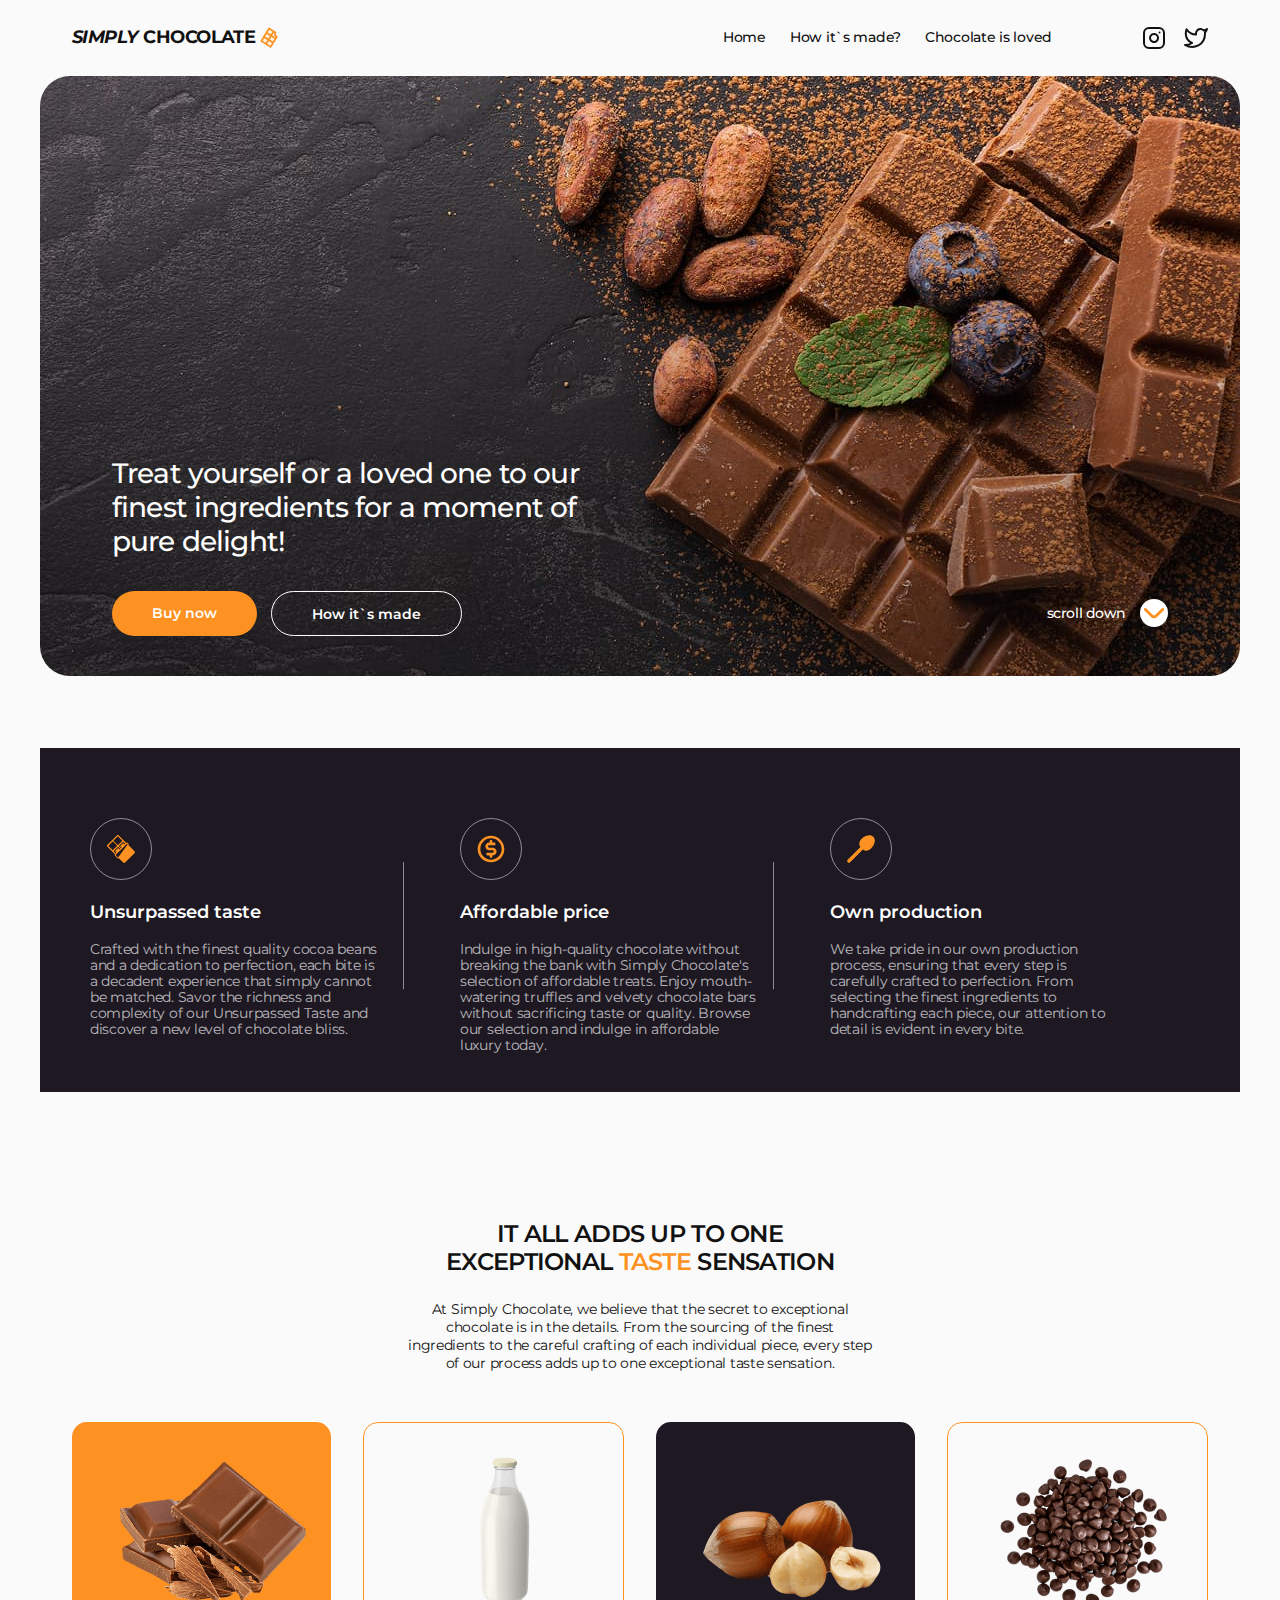
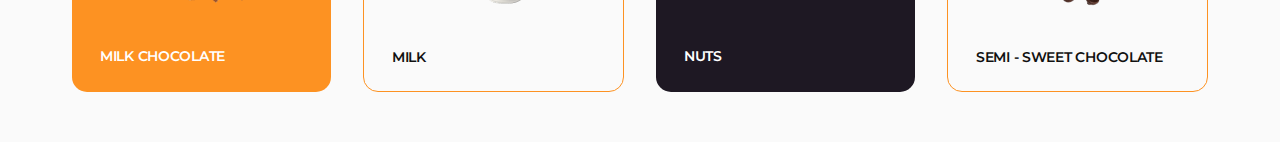
<file: index.html>
<!DOCTYPE html>
<html lang="en">
  <head>
    <meta charset="UTF-8" />
    <meta name="viewport" content="width=device-width, initial-scale=1.0" />
    <title>Simply_chocolate</title>
    <link
      rel="stylesheet"
      href="https://cdnjs.cloudflare.com/ajax/libs/modern-normalize/3.0.1/modern-normalize.min.css"
    />
    <link rel="preconnect" href="https://fonts.googleapis.com" />
    <link rel="preconnect" href="https://fonts.gstatic.com" crossorigin />
    <link
      href="https://fonts.googleapis.com/css2?family=Montserrat:ital,wght@0,100..900;1,100..900&display=swap"
      rel="stylesheet"
    />
    <link rel="stylesheet" href="./css/index.css" />
  </head>
  <body>
    <!-------------------- HEADER -->
    <header class="page-header">
      <div class="container page-header-container">
        <nav class="page-nav">
          <a class="page-logo" href="./index.html">
            <span class="text-italic"> SIMPLY </span>&nbsp;CHOCOLATE
            <svg class="page-logo-icon" >
              <use href="./images/sprite.svg#icon-chocolate"></use>
            </svg>
          </a>
          <ul class="menu">
            <li class="menu-item">
              <a class="menu-link" href="./index.html">Home</a>
            </li>
            <li class="menu-item">
              <a class="menu-link" href="#how-made">How it`s made?</a>
            </li>
            <li class="menu-item">
              <a class="menu-link" href="#review">Chocolate is loved</a>
            </li>
          </ul>
        </nav>
<button class="mobile-open-btn" type="button">
  <svg class="mobile-open-btn-icon" width="28" height="28">
    <use href="./images/sprite.svg#icon-menu"></use> 
   </svg>
</button>

        <ul class="social-list">
          <li class="social-list-item">
            <a href="" class="social-list-link">
              <svg class="social-list-icon" width="24" height="24">
                <use href="./images/sprite.svg#icon-instagram"></use>
              </svg>
            </a>
          </li>
          <li class="social-list-item">
            <a href="" class="social-list-link">
              <svg class="social-list-icon" width="24" height="24">
                <use href="./images/sprite.svg#icon-twitter"></use>
              </svg>
            </a>
          </li>
        </ul>
      </div>
    </header>
    <main>
      <!-------------------- HERO -->
      <section class="hero">
        <div class="container hero-container">
          <h1 class="hero-title">
            Treat yourself or a loved one to our finest ingredients for a moment
            of pure delight!
          </h1>
          <div class="hero-content-wrapper">
            <div class="hero-btn-block">
              <button class="hero-button" type="button">Buy now</button>
              <a class="how-made-link" href="#how-made">How it`s made</a>
                   
            </div>
            

            <a class="scroll-down-link" href="#benefits"
              >scroll down
              <span class="scroll-down-icon-wrapper">
                <svg class="scroll-down-icon" width="22" height="22">
                  <use href="./images/sprite.svg#icon-vector"></use>
                </svg>
              </span>
            </a>
          </div>
        </div>
      </section>
      <!-------------------- BENEFITS -->
      <section id="benefits" class="benefits benefits-paddings">
        <div class="container">
          <h2 class="visually-hidden">BENEFITS</h2>
          <ul class="benefits-list">
            <li class="benefits-item">
              <div class="benefits-item-icon-wrapper">
                <svg class="benefits-item-icon" width="32" height="32">
                  <use href="./images/sprite.svg#icon-chocolate-bar"></use>
                </svg>
              </div>
              <div class="benefits-item-text">
                <h3 class="benefits-name">Unsurpassed taste</h3>
                <p class="benefits-description">
                  Crafted with the finest quality cocoa beans and a dedication to
                  perfection, each bite is a decadent experience that simply
                  cannot be matched. Savor the richness and complexity of our
                  Unsurpassed Taste and discover a new level of chocolate bliss.
                </p>
              </div>
             
            </li>
            <li class="benefits-item">
              <div class="benefits-item-icon-wrapper">
                <svg class="benefits-item-icon" width="32" height="32">
                  <use href="./images/sprite.svg#icon-coin"></use>
                </svg>
              </div>
              <div class="benefits-item-text">
                <h3 class="benefits-name">Affordable price</h3>
                <p class="benefits-description">
                  Indulge in high-quality chocolate without breaking the bank with
                  Simply Chocolate's selection of affordable treats. Enjoy
                  mouth-watering truffles and velvety chocolate bars without
                  sacrificing taste or quality. Browse our selection and indulge
                  in affordable luxury today.
                </p>
              </div>
              
            </li>
            <li class="benefits-item">
              <div class="benefits-item-icon-wrapper">
                <svg class="benefits-item-icon" width="32" height="32">
                  <use href="./images/sprite.svg#icon-spoon"></use>
                </svg>
              </div>
              <div class="benefits-item-text">
                <h3 class="benefits-name">Own production</h3>
                <p class="benefits-description">
                  We take pride in our own production process, ensuring that every
                  step is carefully crafted to perfection. From selecting the
                  finest ingredients to handcrafting each piece, our attention to
                  detail is evident in every bite.
                </p>
              </div> 
             
            </li>
          </ul>
        </div>
      </section>
      <!-------------------- Ingredients -->
      <section class="ingredients section-paddings">
        <div class="container">
          <div class="ingredients-title">
            <h2 class="section-title ingredients-title-name">
              IT ALL ADDS UP TO ONE EXCEPTIONAL
              <span class="text-color">TASTE</span> SENSATION
            </h2>
            <p class="ingredients-description">
              At Simply Chocolate, we believe that the secret to exceptional
              chocolate is in the details. From the sourcing of the finest
              ingredients to the careful crafting of each individual piece,
              every step of our process adds up to one exceptional taste
              sensation.
            </p>
          </div>

          <ul class="ingredients-list">
            <li class="ingredients-item ingredients-item-color">
              <img
                class="ingredients-img"
                src="/images/Ingredients/chocolate-bar.png"
                alt="How it's made"
                           />
              <p class="ingredients-name ingredients-link-name-color">
                MILK CHOCOLATE
              </p>
              <div class="ingredients-overlay">
                <h3 class="ingredients-overlay-title">MILK CHOCOLATE</h3>

                <div class="ingredients-overlay-box">
                  <button class="ingredients-overlay-btn" type="button">
                    chocolate
                  </button>
                  <button
                    class="ingredients-overlay-btn-benefits"
                    type="button"
                  >
                    the benefits
                  </button>
                </div>

                <p class="ingredients-overlay-description">
                  Milk chocolate is a solid chocolate confectionery containing
                  cocoa, sugar and milk. It is the most consumed type of
                  chocolate. Chocolate was originally sold and consumed as a
                  beverage in pre-Columbian times. Although four-fifths of all
                  milk chocolate is sold in the United States and Europe.
                </p>
              </div>
            </li>

            <li class="ingredients-item">
              <img
                class="ingredients-img"
                src="/images/Ingredients/milk.png"
                alt="MILK"
                             />
              <p class="ingredients-name">MILK</p>
              <div class="ingredients-overlay">
                <h3 class="ingredients-overlay-title">MILK</h3>
                <div class="ingredients-overlay-box">
                  <button class="ingredients-overlay-btn" type="button">
                    milk
                  </button>
                  <button
                    class="ingredients-overlay-btn-benefits"
                    type="button"
                  >
                    the benefits
                  </button>
                </div>
                <p class="ingredients-overlay-description">
                  Milk is a white liquid food produced by the mammary glands of
                  mammals. It is the primary source of nutrition for young
                  mammals (including breastfed human infants) before they are
                  able to digest solid food.Early-lactation milk, which is
                  called colostrum, contains antibodies that strengthen the
                  immune system.
                </p>
              </div>
            </li>

            <li class="ingredients-item ingredients-item-darkcolor">
              <img
                class="ingredients-img"
                src="/images/Ingredients/nuts.png"
                alt="NUTS"
                
              />
              <p class="ingredients-name ingredients-link-name-color">NUTS</p>
              <div class="ingredients-overlay">
                <h3 class="ingredients-overlay-title">NUTS</h3>
                <div class="ingredients-overlay-box">
                  <button class="ingredients-overlay-btn" type="button">
                    nuts
                  </button>
                  <button
                    class="ingredients-overlay-btn-benefits"
                    type="button"
                  >
                    the benefits
                  </button>
                </div>
                <p class="ingredients-overlay-description">
                  Almonds, pistachios, and walnuts are some types of nuts that
                  contain healthy nutrients. When eaten as part of a
                  nutrient-dense diet, these 9 nuts may offer benefits such as
                  reducing your risk of heart disease. They’re a good source of
                  fiber, healthy fats, and plant protein. Plus, they’re great on
                  their own.
                </p>
              </div>
            </li>
            <li class="ingredients-item">
              <img
                class="ingredients-img"
                src="/images/Ingredients/chocolate.png"
                alt="SEMI - SWEET CHOCOLATE"
                
              />
              <p class="ingredients-name">SEMI - SWEET CHOCOLATE</p>
              <div class="ingredients-overlay">
                <h3 class="ingredients-overlay-title">
                  SEMI - SWEET CHOCOLATE
                </h3>
                <div class="ingredients-overlay-box">
                  <button class="ingredients-overlay-btn" type="button">
                    sweet chocolate
                  </button>
                  <button
                    class="ingredients-overlay-btn-benefits"
                    type="button"
                  >
                    the benefits
                  </button>
                </div>
                <p class="ingredients-overlay-description">
                  Semi-sweet chocolate has a cocoa solid content of 35 to 65%.
                  One of the best ways to gain an understanding of this type of
                  chocolate is to compare it to a different type of chocolate.
                  Semisweet is darker than milk chocolate. In a taste
                  comparison, it has a slightly bitter taste whereas milk
                  chocolate is sweeter and more mellow.
                </p>
              </div>
            </li>
          </ul>
        </div>
      </section>
      <!-------------------- How it's made -->
      <!-- <section id="how-made" class="made section-paddings">
        <div class="container made-conteiner">
          <h2 class="section-title title-paddings">
            HOW IT`S <span class="text-color"> MADE?</span>
          </h2>
          <div class="made-information">
            <img
              class="made-image"
              src="./images/How-it's-made/image.jpg"
              alt="cooked"
              width="600"
              height="400"
            />
            <div class="how-made-decription">
              <h3 class="made-name">
                Try our chocolates today and discover the perfect balance of
                flavor
              </h3>
              <ul class="made-list">
                <li class="made-item">
                  <p class="made-description">
                    Heat the milk in a saucepan without bringing it to a boil.
                    Add sugar and cocoa powder.
                  </p>
                </li>
                <li class="made-item">
                  <p class="made-description">
                    At the same time, prepare a water bath. Melt the butter on
                    it.
                  </p>
                </li>
                <li class="made-item">
                  <p class="made-description">
                    "Mix" the milk mixture and already liquid butter. Mix
                    thoroughly with a silicone spatula so that the mass becomes
                    uniform and silky.
                  </p>
                </li>
                <li class="made-item">
                  <p class="made-description">
                    Heat the mixture over low heat, letting it barely boil.
                  </p>
                </li>
                <li class="made-item">
                  <p class="made-description">
                    Pour the chocolate into special containers (can be replaced
                    with ice molds). Allow to cool and harden.
                  </p>
                </li>
              </ul>
            </div>
          </div>
        </div>
      </section> -->
      <!-------------------- Reviews -->
      <!-- <section id="review" class="review section-paddings">
        <div class="container">
          <h2 class="section-title title-paddings">
            <span class="text-color">CHOCOLATE</span> IS LOVED
          </h2>
          <ul class="review-list">
            <li class="review-item">
              <img
                class="review-image"
                src="./images/Reviews/victoria-dobrzhanska.png"
                alt="Victoria Dobrzhanska"
                width="80"
                height="80"
              />
              <h3 class="review-name">Victoria Dobrzhanska</h3>
              <p class="review-description">
                I love this chocolate bar. Perfect combination of light crispy
                wafer, covered in a thin layer chocolate.
              </p>
            </li>
            <li class="review-item">
              <img
                class="review-image"
                src="/images/Reviews/nazar-babenko.png"
                alt="Nazar Babenko"
                width="80"
                height="80"
              />
              <h3 class="review-name">Nazar Babenko</h3>
              <p class="review-description">
                This chocolate confection is a delight! A delight! The wafer is
                light and crisp, the hazelnut cream is smooth, and the chocolate
                is good.
              </p>
            </li>
            <li class="review-item">
              <img
                class="review-image"
                src="./images/Reviews/olena-kampusch.png"
                alt="Olena Kampusch"
                width="80"
                height="80"
              />
              <h3 class="review-name">Olena Kampusch</h3>
              <p class="review-description">
                Chocolate is a family favourite treat. Love the delicious smooth
                chocolate and the creaminess inside. The wafer is soft but
                crunchy.
              </p>
            </li>
          </ul>
          <button class="review-button" type="button">Leave a review</button>
        </div>
      </section> -->
    </main>
    <!-------------------- Footer -->
    <!-- <footer class="footer-page">
      <div class="container footer-container">
        <div class="footer-box">
          <h2 class="footer-title">
            <span class="text-color">Chocolate </span> a delicious cure for a
            bad day
          </h2>
          <address class="footer-adress">
            <p class="adress-name">Contact us</p>
            <ul class="adress-list">
              <li class="adress-item">
                <a class="adress-link" href="tel:+380684439426"
                  >+380 (68) 443-94-26</a
                >
              </li>
              <li class="adress-item">
                <a class="adress-link" href="mailto:simplycthoc@gmail.com"
                  >simplycthoc@gmail.com</a
                >
              </li>
            </ul>
          </address>
        </div>

        <nav class="footer-nav">
          <ul class="footer-list">
            <li class="footer-item">
              <a class="footer-link" href="./index.html">Home</a>
            </li>
            <li class="footer-item">
              <a class="footer-link" href="#how-made">How it`s made?</a>
            </li>
            <li class="footer-item">
              <a class="footer-link" href="#chocolate-loved"
                >Chocolate is loved</a
              >
            </li>
          </ul>
        </nav>
      </div>
    </footer> -->
    <!-------------------- Back drop -->
    <!-- <div class="backdrop ">
      <div class="modal">
        <button class="modal-close-btn" type="button"        >
      <svg class="modal-close-btn-icon" width="28" height="28">
        <use href="./images/sprite.svg#icon-close"></use>
      </svg>
        </button>
        <p class="rewiew-form-description"> leave s review about <span class="text-color"> our chocolate</span></p>
      <form class="review-form">
<div class="review-form-wrapper">
  <label class="review-form-field-label" for="user-first-name">Name</label>
  <div class="review-form-input-wrapper">
  <input class="review-form-input"
  id="user-first-name"
  type="text"
  name="user-first-name"
  pattern="[a-zA-Zф-яФ-ЯіІїЇєЄ']+"
  title="Oleksii"
  required
  /> 
  <svg class="review-form-field-icon" width="24" height="24">
    <use href="./images/sprite.svg#icon-user"></use>
  </svg>
</div>
</div>
<div class="review-form-wrapper">
  <label class="review-form-field-label" for="user-email">Email</label>
  <div class="review-form-input-wrapper">
  <input class="review-form-input"
  id="user-email"
  type="email"
  name="user-email"
    required
    title="Oleksii@gmail.com"
  /> 
  <svg class="review-form-field-icon" width="24" height="24">
    <use href="./images/sprite.svg#icon-mail"></use>
  </svg>
</div>
</div>
<div class="review-form-wrapper">
  <label class="review-form-field-label" for="user-tel">Phone number</label>
  <div class="review-form-input-wrapper">
  <input class="review-form-input"
  id="user-tel"
  type="tel"
  name="user-tel"
  pattern="[0-9]{3}-[0-9]{3}-[0-9]{2}-[0-9]{2}"
  title="XXX-XXX-XX-XX"
  required
  /> 
  <svg class="review-form-field-icon" width="24" height="24">
    <use href="./images/sprite.svg#icon-phone"></use>
  </svg>
</div>
</div>
<div class="review-form-wrapper">
  <label class="review-form-field-label" for="user-comment">Comment</label>
<textarea 
class="review-form-message"
id="user-comment"
name="user-comment"
required
placeholder="Enter text"
></textarea>
</div>
<div class="review-form-checkbox-wrapper">
<input
class="review-form-checkbox visually-hidden"
id="privacy-policy"
type="checkbox"
name="privacy-policy"
value="true"
required
/>
<label class="review-form-checkbox-label" for="privacy-policy">
<span class="review-form-own-checkbox">
  <svg class="review-form-own-checkbox-icon" width="10" height="10">
    <use href="./images/sprite.svg#icon-check-mark"></use>
  </svg>
</span>
I accept the terms and conditions of the 
<a class="privacy-policy-link">Privacy Policy</a> 
</label>
</div>
<button class="review-form-submit" type="submit">Send</button>
      </form>
      </div>
    </div> -->
  
  <!-- ---------------Mobile-menu -->

  <div class="mobile-menu ">
    <div class="container mobile-menu-container">
      <button class="mobile-close-btn" type="button">
        <svg class="mobile-close-btn-icon" width="28" height="28">
          <use href="./images/sprite.svg#icon-close"></use> 
         </svg>
      </button>
  <nav class="mobile-menu-nav">
    <ul class="mobile-menu-list">
      <li class="mobile-menu-item">
        <a href="./index.html" class="mobile-menu-link">Home</a>
      </li>
      <li class="mobile-menu-item">
        <a href="#how-made" class="mobile-menu-link">How it`s made?</a>
      </li>
      <li class="mobile-menu-item">
        <a href="#review" class="mobile-menu-link">Chocolate is loved</a>
      </li>
    </ul>
      </nav> 
  <ul class="mobile-menu-social-list">
      <li class="mobile-menu-social-list-item">
        <a href="" class="mobile-menu-social-list-link">
          <svg class="mobile-menu-social-list-icon" width="24" height="24">
            <use href="./images/sprite.svg#icon-instagram"></use>
          </svg>
        </a>
      </li>
      <li class="mobile-menu-social-list-item">
        <a href="" class="mobile-menu-social-list-link">
          <svg class="mobile-menu-social-list-icon" width="24" height="24">
            <use href="./images/sprite.svg#icon-twitter"></use>
          </svg>
        </a>
      </li>
    </ul> 
    </div>
  </div>
  
  </body>
</html>
</file>
<file: css/index.css>
/* defolt style */
h1,
h2,
h3,
h4,
h5,
h6,
p {
  margin-top: 0;
  margin-bottom: 0;
}
ul,
ol {
  margin-top: 0;
  margin-bottom: 0;
  padding-left: 0;
  list-style: none;
}
a {
  text-decoration: none;
  color: inherit;
}
button {
  cursor: pointer;
}
image {
  display: block;
}
body {
  font-family: "Montserrat", sans-serif;
  color: #111111;
  background: #fafafa;
}
.text-italic {
    font-style: italic;
  }
.text-color {
    color: #fd9222;
  }
.visually-hidden {
    position: absolute;
    width: 1px;
    height: 1px;
    margin: -1px;
    border: 0;
    padding: 0;
    white-space: nowrap;
    clip-path: inset(100%);
    clip: rect(0 0 0 0);
    overflow: hidden;
  }

  /* ===mobile */
.container{
    max-width: 367px;
    padding-left: 16px;
    padding-right: 16px;
    margin-left: auto;
    margin-right: auto;
}
.section-paddings {
  padding-top: 30px;
  padding-bottom: 30%;
}
.section-title {
  font-weight: 600;
  font-size: 20px;
  line-height: 1.2;
  letter-spacing: -0.03em;
  text-transform: uppercase;
  text-align: center;
}
.title-paddings {
  margin-bottom: 32px;
}
 /* ===tablet */
@media screen and (min-width:768px) {
  .container{
    max-width: 768px; 
}
.section-paddings {
  padding-top: 40px;
  padding-bottom: 40px;
}
.section-title {
  font-size: 24px;
 line-height: 1.17; 
}
.title-paddings {
  margin-bottom: 50px;
}
}
 /* ===desktop */
 @media screen and (min-width:1168px) {
  .container{
    max-width: 1168px; 
}
.section-paddings {
  padding-top: 50px;
  padding-bottom: 50px;
}
}



  /* ========= HEDER */
  
   /* ===mobile */
   .page-header-container {
    display: flex;
    align-items: center;
    justify-content: space-between;
  }
  .page-logo {
    display: flex;
    align-items: center;
    font-weight: 700;
    font-size: 14px;
    line-height: 1.29;
    letter-spacing: -0.03em;
  }
  .page-logo:hover,
  .page-logo:focus {
    color: #fd9222;
  }
  .page-logo-icon {
    margin-left: 4px;
    width: 21px;
    height: 21px;
      }  
/* ====only mobile */
   @media screen and (max-width: 767px) {
    .page-header{
padding-top: 20px;
padding-bottom: 14px;
   }
  
.menu{
  display: none;
}
.social-list {
  display: none;
}
.mobile-menu-container{
  position: relative;
  padding-top: 136px;
  padding-bottom: 20px;
}
.mobile-open-btn{
  border: none;
  background-color: transparent;
  padding: 0;
  stroke: #111111;
  line-height: 0;
padding: 0;
transition: stroke 250ms cubic-bezier(0.4, 0, 0.2, 1);

}

.mobile-menu{
position: fixed;
top: 0;
left: 0;
width: 100%;
height: 100%;
background-color:#1E1823;
color: #ffffff;
z-index: 999999;
overflow-y: auto;
transform: translateX(100%);
transition: transform 250ms cubic-bezier(0.4, 0, 0.2, 1);
}
.mobile-menu.is-open{
  transform: translateX(0);
}

.mobile-menu-container{
  position: relative;
  padding-top: 136px;
  padding-bottom: 20px;
  display: flex;
  flex-direction: column;
  height: 100%;
  row-gap: 40px;
}

.mobile-close-btn{
  position: absolute;
  top: 20px;
  right: 16px;
  line-height: 0;
  border: none;
  background-color: transparent;
  padding: 0;
  stroke: #ffffff;
  transition: stroke 250ms cubic-bezier(0.4, 0, 0.2, 1);
}
.mobile-menu-nav{
  margin-bottom: auto;
}

.mobile-menu-link{
font-weight: 500;
font-size: 36px;
line-height: 1.1;
letter-spacing: -0.02em;
}
.mobile-menu-link:hover, 
.mobile-menu-link:focus {
color: #fd9222;
}

.mobile-menu-social-list{
  display: flex;
  column-gap: 18px;
}
.mobile-menu-social-list-link{
  display: block;
  line-height: 0;
  stroke: #ffffff;
  transition: stroke 250ms cubic-bezier(0.4, 0, 0.2, 1);
}

.mobile-open-btn:hover,
.mobile-open-btn:focus,
.mobile-close-btn:hover,
.mobile-close-btn:focus,
.mobile-menu-social-list-link:hover,
.mobile-menu-social-list-link:focus {
  stroke: #fd9222;
}
}
   
 /* ===tablet */
 @media screen and (min-width:768px) {
  .mobile-open-btn{
    display: none;
  }
  .mobile-menu{
    display: none;
  }

  .page-nav {
    display: flex;
    justify-content: space-between;
    align-items: center;
    flex-grow: 1;
    margin-right: 48px;
  }

  .menu {
    display: flex;
    column-gap: 24px;
  }
 
.menu-link {
  display: block;
  padding-top: 30px;
  padding-bottom: 30px;
  font-weight: 500;
  font-size: 14px;
  line-height: 1.14;
  letter-spacing: -0.02em;
  transition: color 250ms cubic-bezier(0.4, 0, 0.2, 1);
}
.menu-link:hover,
.menu-link:focus {
  color: #fd9222;
}
.social-list {
  display: flex;
  column-gap: 18px;
}
.social-list-link {
  display: block;
  line-height: 0;
  stroke: #111111;
  fill: none;
  transition: color 250ms cubic-bezier(0.4, 0, 0.2, 1);
}

.social-list-link:hover,
.social-list-link:focus {
  stroke: #fd9222;
}
}

/* ===desktop */
@media screen and (min-width:1168px) {
.page-logo {
  font-size: 18px;
  line-height: 1.11;
}

.page-logo-icon {
  width: 21px;
  height: 21px;
} 
.page-nav {
  margin-right: 90px;
}
}

  /* ========HERO */
  /* ===mobile */
 
  .hero {
    max-width: 375px;
    height: 620px;
    margin-left: auto;
    margin-right: auto;
    border-radius: 30px;
    background: #1e1823;
    color: #ffffff;
    background-image: url('../images/hero/hero-mobile.jpg'), url('../images/hero/dark-bg-mobile.jpg');
    background-size: cover;
  }
  .hero-container {
    padding-top: 395px;
    padding-bottom: 20px;
    padding-left: 40px;
    padding-right: 40px;
  }
  .hero-title {
    max-width: 299px;
    margin-bottom: 32px;
    font-weight: 500;
    font-size: 20px;
    line-height: 1.2;
    letter-spacing: -0.03em;
  }
  .hero-content-wrapper {
    min-width: 299px;
  }
  .hero-btn-block{
display: flex;
margin-bottom: 32px; 
justify-content: space-between;
  }
 
  .hero-button {
    border-radius: 100px;
    padding: 12px 28px;
    min-width: 120px;
    height: 41px;
    background: #fd9222;
    font-weight: 600;
    font-size: 14px;
    color: #ffffff;
    margin-right: 14px;
    border: none;
  }
  .hero-button:hover,
  .hero-button:focus {
    background: #fcf1e0;
    color: #fd9222;
  }
  .how-made-link {
    border: 1px solid #ffffff;
    border-radius: 100px;
    padding: 12px 26px;
    min-width: 159px;
    height: 41px;
    font-weight: 600;
    font-size: 14px;
  }
  .how-made-link:hover,
  .how-made-link:focus {
    border: #fd9222;
    color: #fd9222;
  }

  .scroll-down-link {
    display: flex;
    align-items: center;
    column-gap: 14px;
    font-size: 12px;
    font-weight: 500;
    line-height: 1.29;
    letter-spacing: -0.03em;
    margin-left: auto;
    transition: color 250ms cubic-bezier(0.4, 0, 0.2, 1),
      background-color 250ms cubic-bezier(0.4, 0, 0.2, 1),
      fill 250ms cubic-bezier(0.4, 0, 0.2, 1);
  }
  
  .scroll-down-link:hover,
  .scroll-down-link:focus {
    color: #fd9222;
  }
  
  .scroll-down-icon-wrapper {
    display: flex;
    justify-content: center;
    align-items: center;
    width: 28px;
    height: 28px;
    border-radius: 50%;
    background-color: #ffffff;
    fill: #fd9222;
    transition: background-color 250ms linear, fill 250ms linear;
  }
  
  .scroll-down-link:hover .scroll-down-icon-wrapper {
    background-color: #fd9222;
    fill: #ffffff;
  }
  @media screen and (max-width:767px) and (min-resolution:192dpi) {
    .hero {
      background-image: url('../images/hero/hero-mobile@2x.jpg') ;
    }
  }

   /* ===tablet */

 @media screen and (min-width:768px) {
  .hero {
    max-width: 768px;
    height: 890px;
    background-image: url('../images/hero/hero-tablet.jpg'), url('../images/hero/dark-bg-tablet.jpg');
}
.hero-container {
  padding-top: 671px;
  padding-bottom: 40px;
  padding-left: 72px;
  padding-right: 72px;
}
.hero-title {
  max-width: 484px;
  font-size: 28px;
  line-height: 1.21;
}
.hero-content-wrapper {
  display: flex;
  align-items: center;
  }
  .hero-btn-block {
    margin-bottom: 0;
  }
.hero-button {
min-width: 144px;
  height: 45px;
}
.how-made-link {
min-width: 183px;
height: 45px;
}
.hero-button {
  padding: 14px 40px;
 }
 .how-made-link {
  padding: 14px 40px;
 }
 .scroll-down-link{
  font-size: 14px;
 }

 }

@media screen and (min-width:768px) and (min-resolution:192dpi) {
    .hero {
      background-image: url('../images/hero/hero-tablet@2x.jpg') ;
    }
  }

/* ===desktop */
  @media screen and (min-width:1168px) {
  .hero {
    max-width: 1200px;
    height: 600px;
    background-image: url('../images/hero/hero-desktop.jpg'), url('../images/hero/dark-bg-desktop.jpg');

}
.hero-container {
  padding-top: 381px;
  padding-bottom: 40px;
  padding-left: 56px;
  padding-right: 56px;
}

  }
  @media screen and (min-width:1168px) and (min-resolution:192dpi) {
    .hero {
      background-image: url('../images/hero/hero-desktop@2x.jpg') ;
    }
  }

    /* ========BENEFITS */
  /* ===mobile */
  .benefits {
    max-width: 375px;
    height: 792px;
    margin-left: auto;
    margin-right: auto;
    background: #1e1823;
  }
  .benefits-paddings {
    margin-top: 30px;
    margin-bottom: 30px;
  }
    .benefits-item{
      width: 308px;
      min-height: 224px ;
      padding-top: 20px;
      margin-right: 28px;
    }

    .benefits-item-icon-wrapper {
      display: flex;
      justify-content: center;
      align-items: center;
      border: 1px solid rgba(255, 255, 255, 0.5);
      border-radius: 365px;
      width: 62px;
      height: 62px;
      margin-bottom: 22px;
    }

.benefits-item-text{
  min-height: 141px;
  padding-right: 28px;
}
  .benefits-name {
    font-weight: 600;
    font-size: 18px;
    color: #ffffff;
    padding-bottom: 18px;
    min-height: 22px;
  }
  .benefits-description {
    font-weight: 400;
    font-size: 14px;
    letter-spacing: -0.02em;
    color: rgba(255, 255, 255, 0.7);
    
  }

  /* ===tablet */
  @media screen and (min-width:768px) {
    .benefits {
      max-width: 768px;
      height: 620px;
      }
      .benefits-paddings {
        margin-top: 40px;
        margin-bottom: 40px;
      }
      .benefits-list {
        display: flex;
        flex-wrap: wrap;
        justify-content: space-between;
        padding-top: 50px;
        padding-bottom: 50px;
        padding-left: 32px;
        min-width: 704px;
        row-gap: 32px;
        gap: 28px;
      }
      .benefits-item-text{
        padding-right: 0;
      }
  }

  /* ===desktop */
  @media screen and (min-width:1168px) {
    .benefits {
      max-width: 1200px;
      height: 344px;
      }
      .benefits-paddings {
        margin-top: 72px;
        margin-bottom: 50px;
      }
      .benefits-list {
        display: flex;
        justify-content: space-between;
        padding-top: 50px;
        padding-bottom: 50px;
        padding-left: 18px;
        padding-right: 18px;
        max-width: 1100px;
      }
      .benefits-item {
        position: relative;
        width: calc((100% - 2 * 88px) / 3);
      }
      
      .benefits-item:not(:last-child)::after {
        content: "";
        position: absolute;
        top: 50%;
        right: -18px;
        height: 50%;
        width: 1px;
        transform: translateY(-50%);
        background-color: rgba(255, 255, 255, 0.5);
      }
  }

  /*  ======== Ingredients --*/
  /* ===mobile */
  .ingredients {
    margin-left: auto;
    margin-right: auto;
  }
  .ingredients-title {
    display: flex;
    flex-direction: column;
    margin-left: auto;
    margin-right: auto;
    min-width: 335px;
   
  }
  .ingredients-description {
    font-weight: 400;
    font-size: 14px;
    line-height: 1.29;
    letter-spacing: -0.02em;
    text-align: center;
    margin-top: 24px;
  }
  .ingredients-title-name{
    max-width: 283px;
    margin-left: auto;
    margin-right: auto;
  }
  .ingredients-list {
    display: flex;
    margin-top: 32px;
    justify-content: space-between;
    flex-direction: column;
    gap: 20px;
  }

  .ingredients-item {
    border: 1px solid #fd9222;
    border-radius: 15px;
    height: 270px;
    position: relative;
    overflow: hidden;
  }
  .ingredients-item-color {
    background: #fd9222;
    border: none;
  }
  .ingredients-item-darkcolor {
    border: none;
    background: #1e1823;
  }
  .ingredients-img {
    margin-top: 28px;
    margin-left: 38px;
    margin-right: 32px;
    margin-bottom: 32px;
    width: 224px;
    height: 171px;
  }
  .ingredients-name {
    font-weight: 600;
    font-size: 14px;
    line-height: 1.29;
    letter-spacing: -0.02em;
    text-transform: uppercase;
    padding-left: 28px;
  }
  .ingredients-link-name-color {
    color: #ffffff;
  }
  .ingredients-overlay {
    position: absolute;
    width: 100%;
    height: 100%;
    top: 0;
    left: 0;
    border-radius: 15px;
    background-color: #ffffff;
    padding: 28px;
    overflow: auto;
    display: none;
    transform: translateY(100%);
    transition: transform 250ms linear;
  }



  .ingredients-item:hover .ingredients-overlay {
    display: block;
    transform: translateY(0);
  }
  .ingredients-overlay-title {
    font-weight: 600;
    font-size: 18px;
    letter-spacing: -0.03em;
    text-transform: uppercase;
  }
  .ingredients-overlay-box {
    display: flex;
    margin-top: 8px;
    margin-bottom: 14px;
    gap: 6px;
  }
  .ingredients-overlay-btn {
    border-radius: 35px;
    padding: 6px 16px;
    width: 81px;
    height: 24px;
    background-color: #fd9222;
    font-weight: 400;
    font-size: 10px;
    line-height: 120%;
    color: #ffffff;
  }
  .ingredients-overlay-btn-benefits {
    border: 1px solid #fd9222;
    border-radius: 35px;
    padding: 6px 16px;
    min-width: 93px;
    height: 24px;
    background: #fafafa;
    font-weight: 400;
    font-size: 10px;
    line-height: 120%;
  }
  .ingredients-overlay-description {
    font-weight: 400;
    font-size: 14px;
    line-height: 129%;
    letter-spacing: -0.02em;
    max-width: 279px;
  }
/* ===tablet */
@media screen and (min-width:768px) {
  .ingredients-title {
    max-width: 468px;
    margin-top: 28px;
  }
  .ingredients-title-name{
    min-width: 411px;
  }
  .ingredients-list {
    margin-top: 50px;
    flex-direction: row;
    flex-wrap: wrap;
    gap: 32px;
    justify-content: space-around;
  }
  .ingredients-item {
    max-width: 336px;
  }


  .ingredients-overlay { 
    padding: 20px;
  }
}



  /* ===desktop */
  @media screen and (min-width:1168px) {
    .ingredients-img {
      width: 206px;
      height: 160px;
    }
    .ingredients-list {
      flex-wrap: nowrap;
      justify-content: space-between;
    } 
    .ingredients-item {
      height: 270px;
      max-width: calc((100% - (19 * 3) px) / 4);
  }
}
</file>
